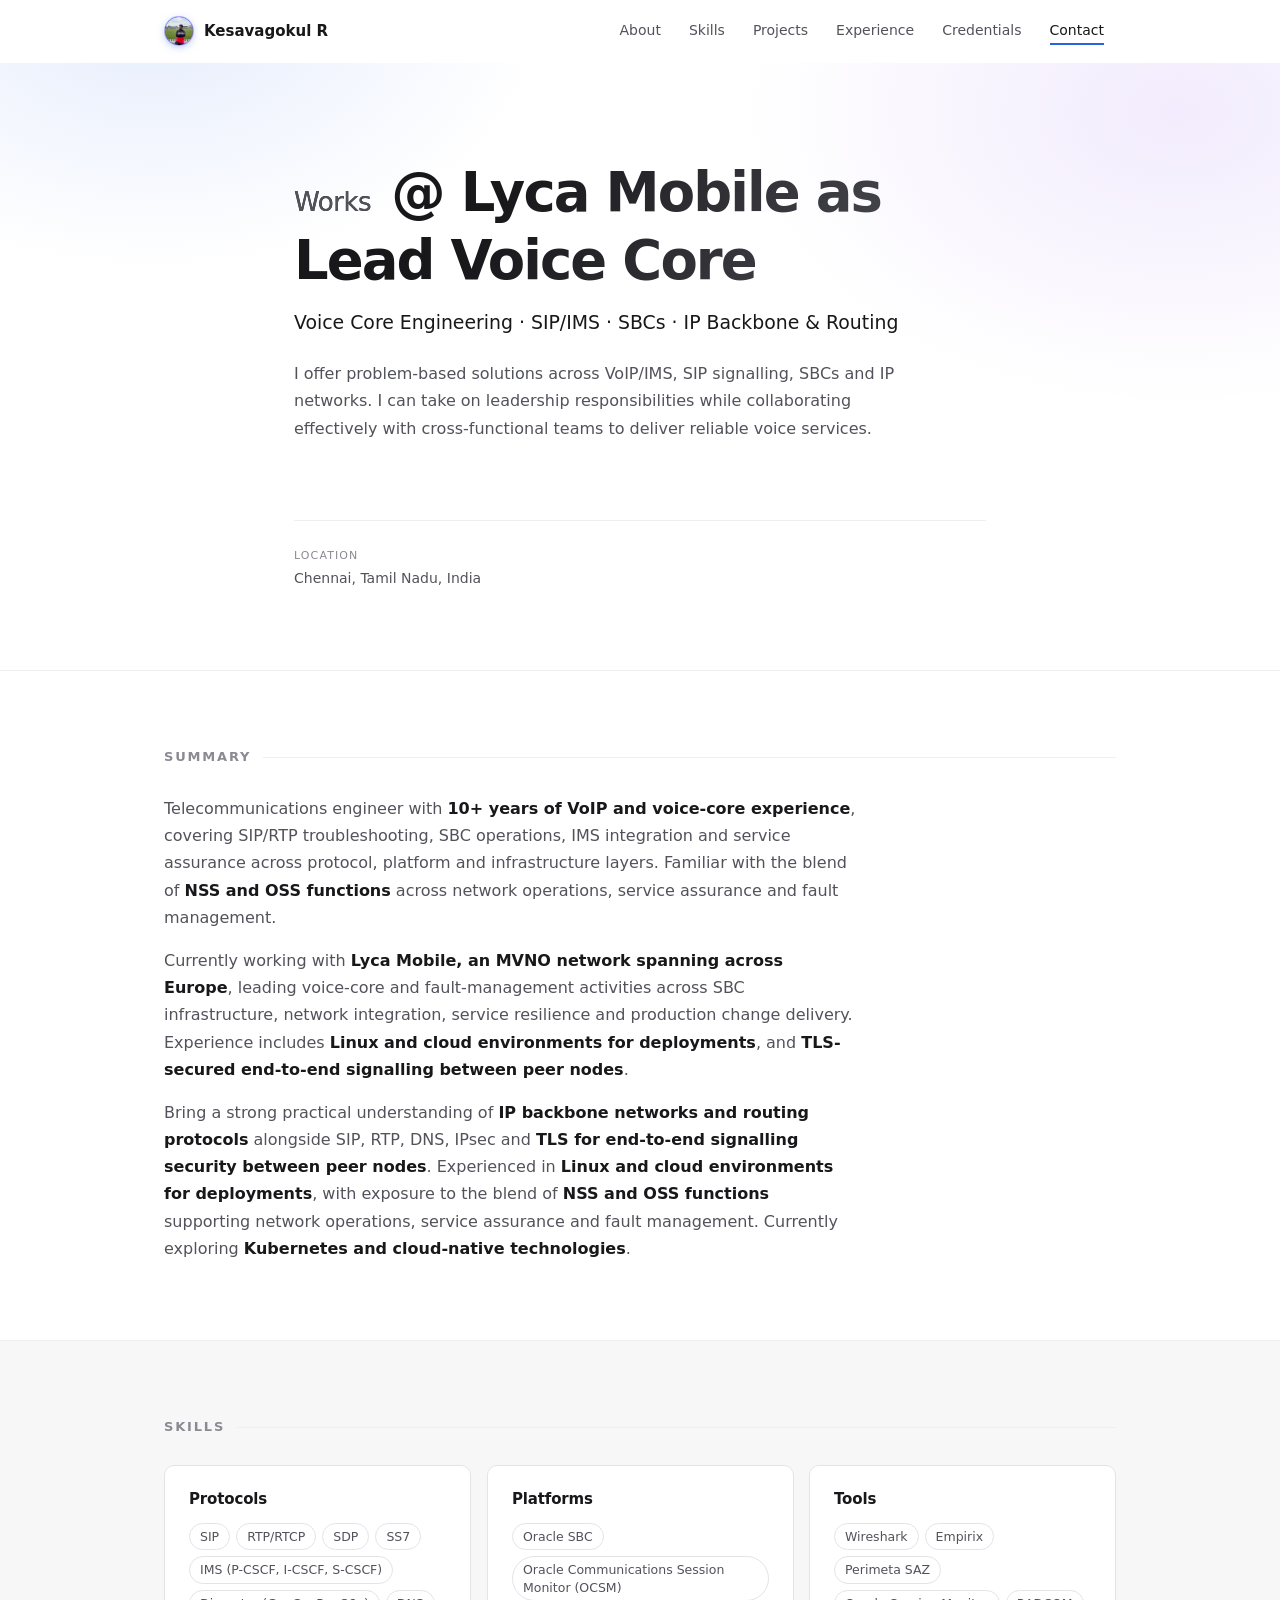
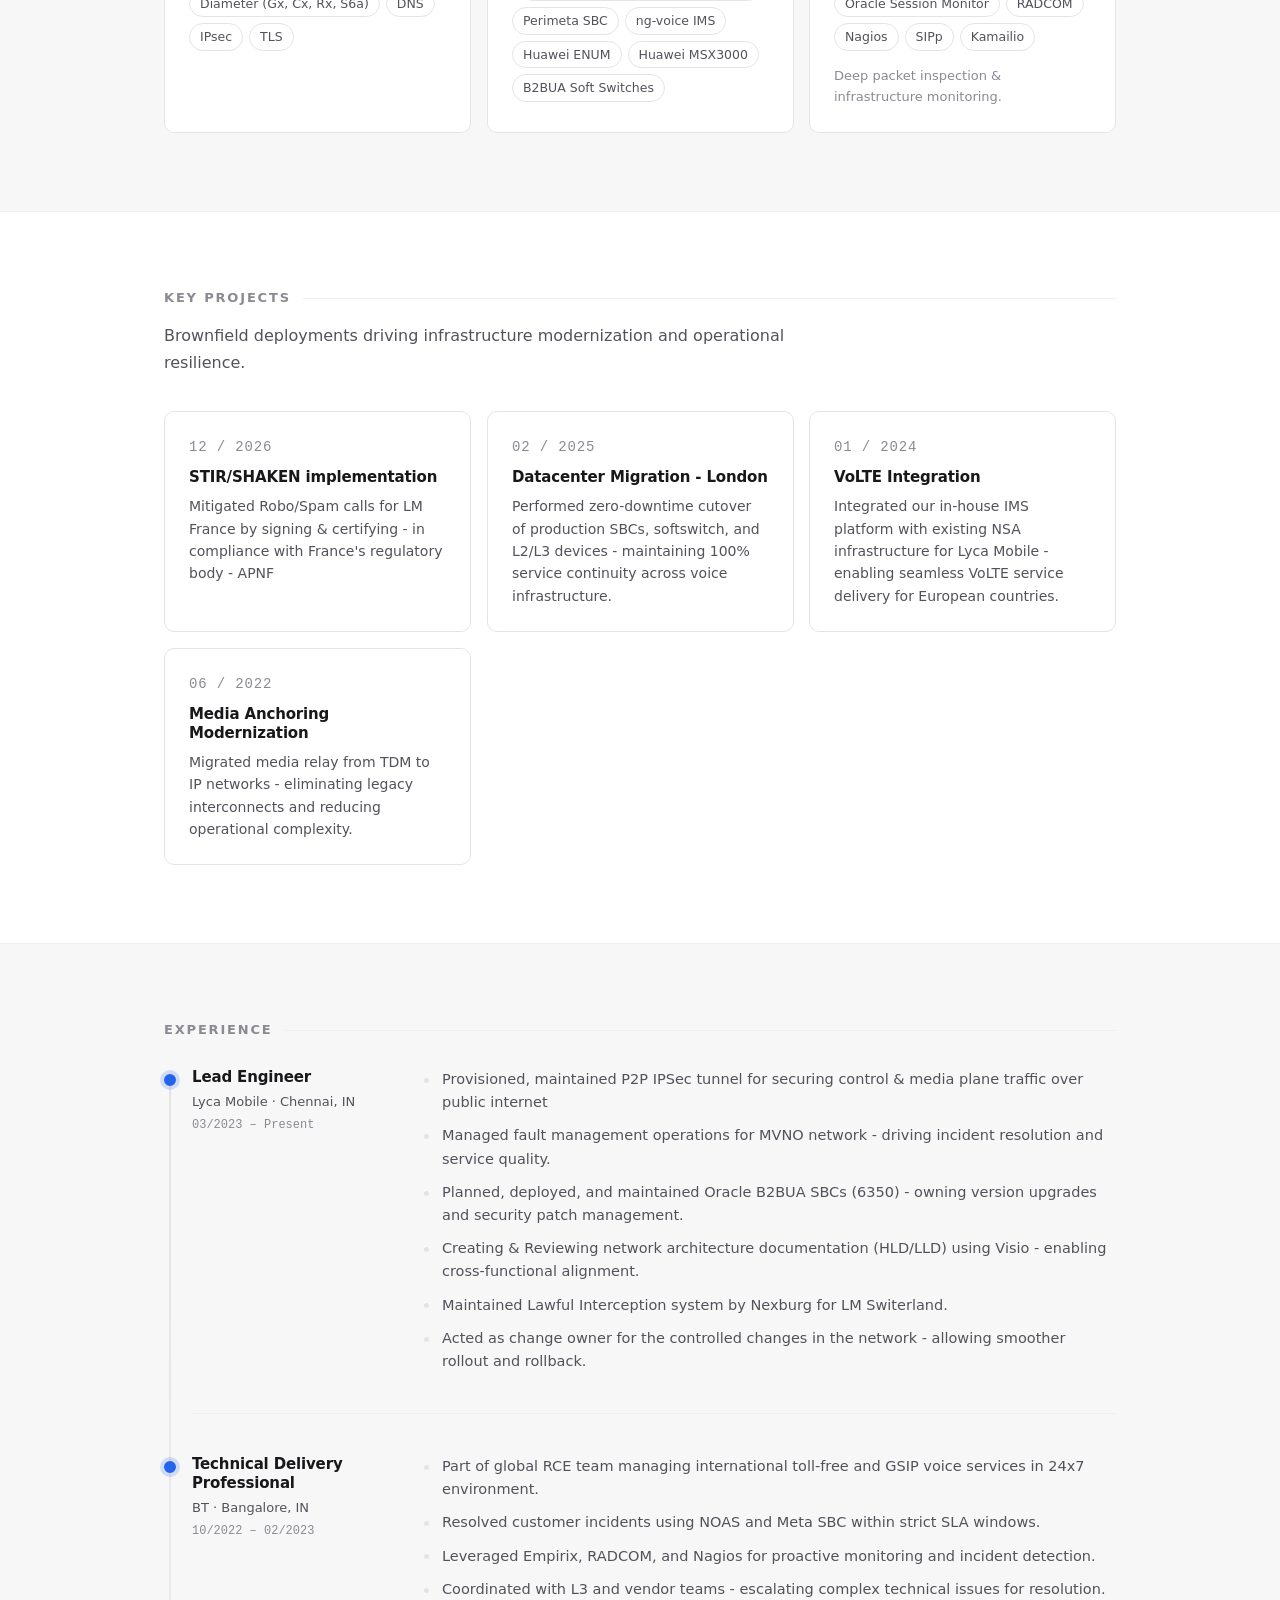
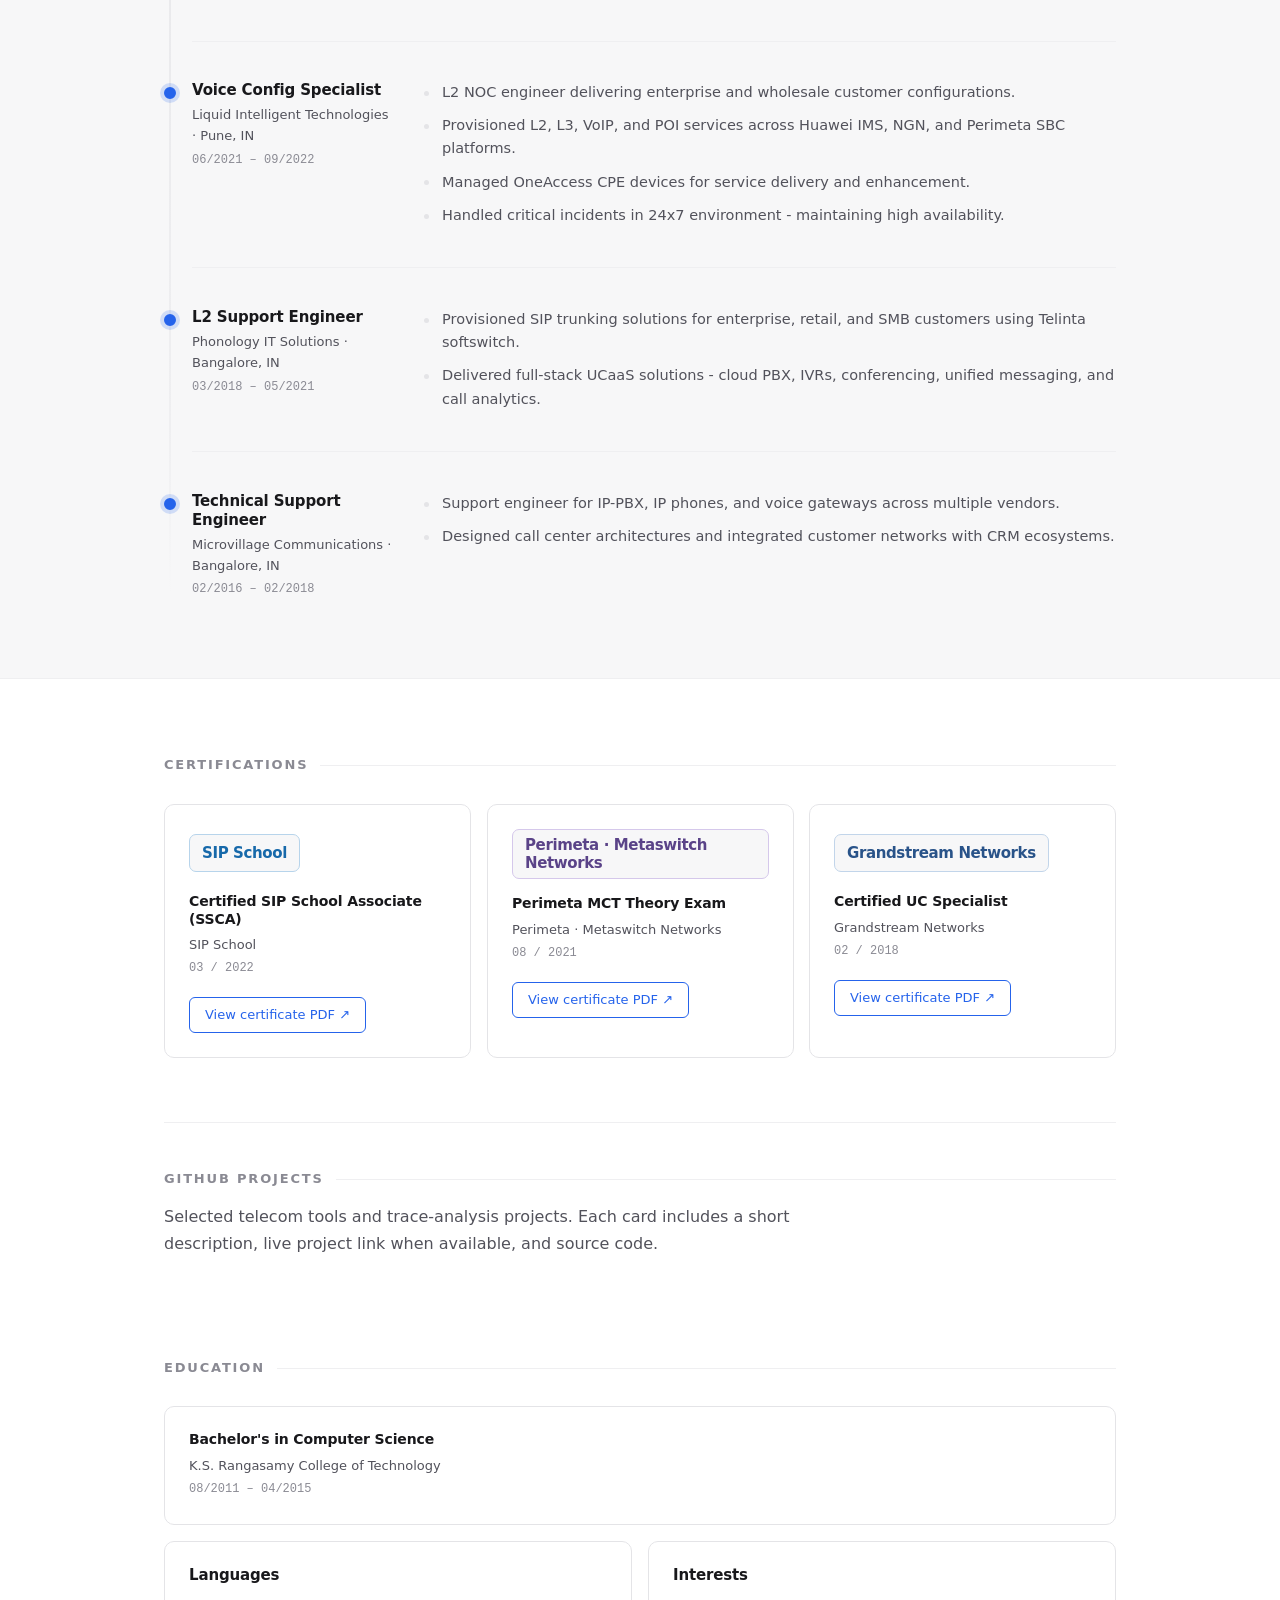
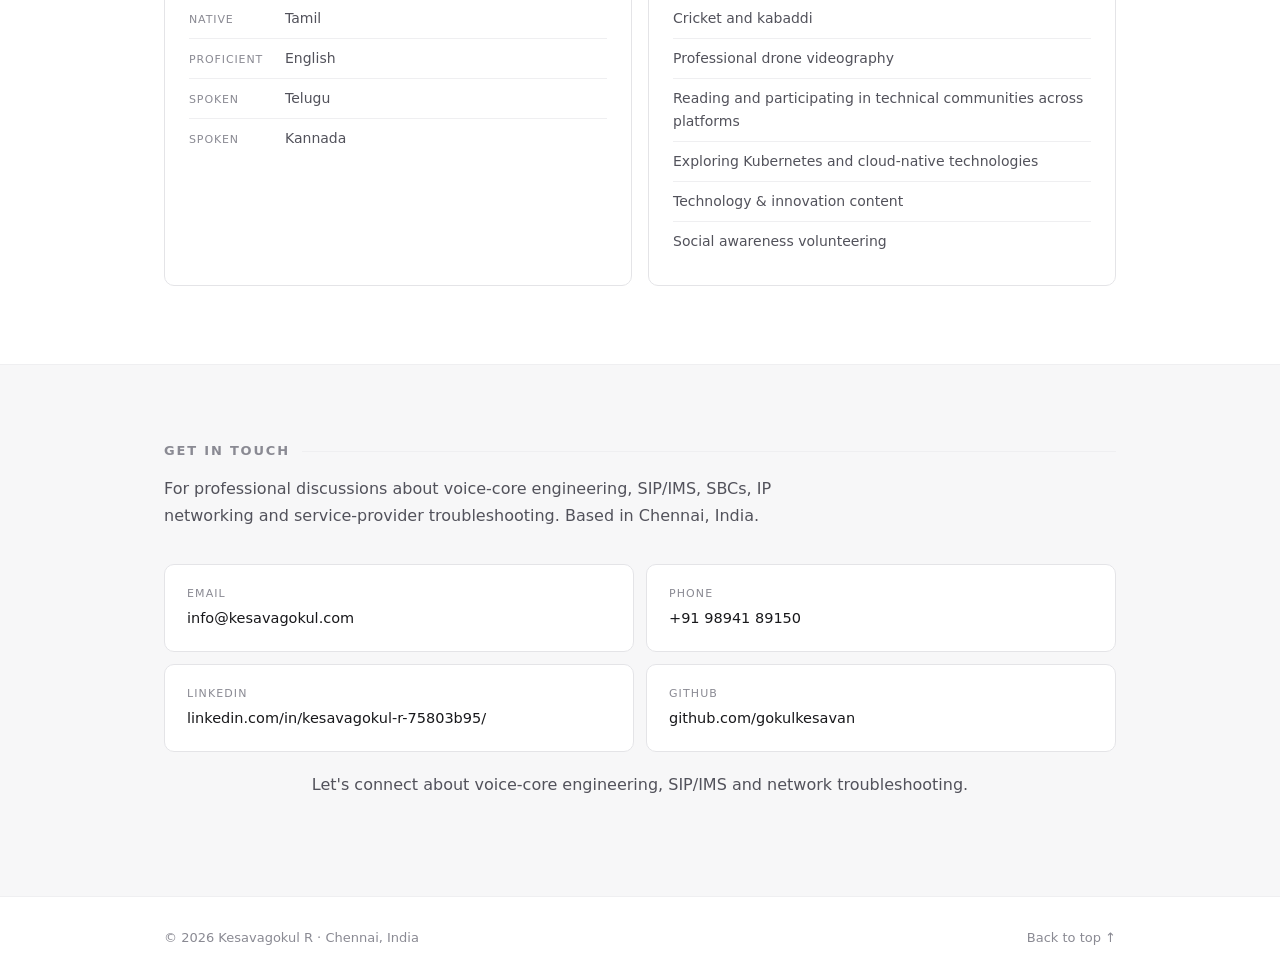
<file: index.html>
<!DOCTYPE html>
<html lang="en">
<head>
<meta charset="UTF-8">
<meta name="viewport" content="width=device-width, initial-scale=1">
<!-- Fallbacks for crawlers that don't run JS. The live values come from content.js (meta). -->
<title>Lead Voice Core - Lyca Mobile | Kesavagokul R</title>
<meta name="description" content="Lead Voice Core at Lyca Mobile, an MVNO network spanning Europe. VoIP/IMS engineer experienced in SIP, SBCs, IP backbone networks, routing protocols and multi-layer troubleshooting.">
<link rel="stylesheet" href="styles.css">
</head>
<body id="top">

<div class="scroll-bar" id="scrollBar"></div>
<div id="root"></div>
<noscript><p style="padding:40px;text-align:center">This page needs JavaScript enabled.</p></noscript>

<!-- 1) The content (edit this file, not the HTML) -->
<script src="content.js"></script>

<!-- 2) The template: turns content.js into the page. Edit only to change layout/markup. -->
<script>
(function () {
  'use strict';
  var S = window.SITE;
  var root = document.getElementById('root');
  if (!S) { root.innerHTML = '<p style="padding:40px;text-align:center">content.js failed to load.</p>'; return; }

  function esc(s) {
    return String(s == null ? '' : s).replace(/&/g, '&amp;').replace(/</g, '&lt;')
      .replace(/>/g, '&gt;').replace(/"/g, '&quot;');
  }
  function rich(s) { return esc(s).replace(/\*\*(.+?)\*\*/g, '<strong>$1</strong>'); }
  function list(a) { return Array.isArray(a) ? a : []; }
  function each(a, fn) { return list(a).map(fn).join(''); }
  function dly(i, n) { return 'reveal-delay-' + ((i % n) + 1); }
  function bare(u) { return String(u).replace(/^https?:\/\/(www\.)?/i, ''); }
  function tel(p) { return 'tel:' + String(p).replace(/[^\d+]/g, ''); }
  function initials(n) {
    return String(n || '').split(/\s+/).filter(Boolean).slice(0, 2)
      .map(function (w) { return w.charAt(0).toUpperCase(); }).join('');
  }
  function href(h, newTab) {
    var t = newTab === undefined ? /^https?:\/\//i.test(h) : newTab;
    return ' href="' + esc(h) + '"' + (t ? ' target="_blank" rel="noopener"' : '');
  }

  var P = S.person || {};
  var H = S.hero || {};
  var PR = S.projects || {};
  var C = S.contact || {};
  var DD = S.dropdown || {};

  function renderGithubDropdown(items) {
    if (!items || !items.length) return '';
    return '<div class="nav-item" id="githubDropdown">' +
      '<span class="dropdown-toggle">' + esc(DD.label || 'GitHub') + '</span>' +
      '<div class="dropdown-menu" id="githubMenu">' +
      each(items, function (repo) {
        var name = repo && repo.name ? repo.name : 'Repository';
        var url = repo && repo.project_url ? repo.project_url : (repo && repo.html_url ? repo.html_url : '#');
        var desc = repo && repo.description ? repo.description : '';
        return '<a href="' + esc(url) + '" target="_blank" rel="noopener" title="' + esc(desc) + '">' + esc(name) + '</a>';
      }) +
      '</div></div>';
  }

  function renderStaticDropdown(items) {
    if (!items || !items.length) return '';
    return '<div class="nav-item" id="githubDropdown"><span class="dropdown-toggle">' + esc(DD.label || 'Projects') + '</span>' +
      '<div class="dropdown-menu" id="githubMenu">' + each(items, function (p) {
        return '<a href="' + esc(p.url) + '" target="_blank" rel="noopener" title="' + esc(p.desc || '') + '">' + esc(p.name) + '</a>';
      }) + '</div></div>';
  }

  function loadGitHubRepos() {
    if (DD.source !== 'github' || !DD.username) return Promise.resolve([]);
    var base = 'https://api.github.com/users/' + encodeURIComponent(DD.username) + '/repos?sort=updated&per_page=100';
    function fetchPage(page, accumulated) {
      return fetch(base + '&page=' + page, {
        headers: { 'Accept': 'application/vnd.github+json' }
      }).then(function (response) {
        if (!response.ok) throw new Error('GitHub API request failed');
        return response.json();
      }).then(function (repos) {
        var all = accumulated.concat(repos || []);
        if (repos && repos.length === 100) return fetchPage(page + 1, all);
        return all;
      });
    }
    return fetchPage(1, [])
      .then(function (repos) {
        return (repos || []).sort(function (a, b) {
          return new Date(b.updated_at) - new Date(a.updated_at);
        }).map(function (repo) {
          return {
            name: repo.name,
            html_url: repo.html_url,
            homepage: repo.homepage || '',
            has_pages: !!repo.has_pages,
            project_url: repo.name === 'gokulkesavan.github.io' ? 'https://kesavagokul.com/' :
              (repo.homepage && /^https?:\/\//i.test(repo.homepage) ? repo.homepage :
                (repo.has_pages ? 'https://kesavagokul.com/go/?repo=' + encodeURIComponent(repo.name) : repo.html_url)),
            description: repo.description || ''
          };
        });
      })
      .catch(function () {
        return [];
      });
  }

  function describeGitHubProject(repo) {
    var descriptions = {
      pcap2sipp: 'Converts SIP PCAP/PCAPNG captures into a runnable SIPp UAC scenario directly in the browser. Turns a captured call flow into a repeatable SIP test without uploading the trace.',
      amr_player: 'Analyzes AMR and AMR-WB RTP streams and reconstructs audio for browser playback. Helps inspect codec modes, alignment and media behavior during VoIP trace troubleshooting.',
      evs_player: 'Analyzes EVS RTP streams in PCAP/PCAPNG, reconstructs codec frames and decodes them to WAV using WebAssembly. Supports stream playback and mixing decoded streams into a conversation.',
      txt2pcap_ss7: 'Converts Huawei UGC/MSOFTX text hexdumps into Wireshark-readable PCAP files. Reconstructs packet data for SIP and SS7 signalling analysis.',
      trace_compare: 'Compares SIP traces using header- and parameter-aware differences instead of raw line matching. Highlights meaningful SIP/SDP changes while ignoring generated identifiers and formatting noise.',
      sizing_bw: 'Calculates VoIP bandwidth from codec, packetization, transport and network-overhead assumptions. Helps compare per-direction capacity requirements across network and security options.'
    };
    if (descriptions[repo.name]) return descriptions[repo.name];
    if (repo.description) return repo.description.replace(/[.\\s]+$/, '') +
      '. Open the repository or its live deployment to explore the implementation and workflow.';
    return 'A telecom engineering project maintained in this GitHub account. Open the repository to review its implementation, usage and development history.';
  }

  function githubProjectsBody(items) {
    var projects = list(items).filter(function (repo) { return repo.name !== 'gokulkesavan.github.io'; });
    var target = document.getElementById('githubProjectsGrid');
    if (!target) return;
    target.innerHTML = each(projects, function (repo, i) {
      var live = repo.project_url || repo.html_url;
      var text = describeGitHubProject(repo);
      return '<article class="card project github-project reveal ' + dly(i, 3) + '">' +
        '<h3>' + esc(repo.name.replace(/[-_]/g, ' ')) + '</h3>' +
        '<p>' + esc(text) + '</p>' +
        '<div class="project-links">' +
        '<a class="btn btn-small btn-primary" href="' + esc(live) + '" target="_blank" rel="noopener">' +
          (repo.has_pages || repo.homepage ? 'Open live project' : 'Open repository') + '</a>' +
        '<a class="project-source" href="' + esc(repo.html_url) + '" target="_blank" rel="noopener">Source code ↗</a>' +
        '</div></article>';
    });
    var reduceMotion = window.matchMedia('(prefers-reduced-motion: reduce)').matches;
    if (reduceMotion || !('IntersectionObserver' in window)) {
      target.querySelectorAll('.reveal').forEach(function (el) { el.classList.add('in-view'); });
    } else {
      target.querySelectorAll('.reveal').forEach(function (el) {
        var observer = new IntersectionObserver(function (entries) {
          entries.forEach(function (entry) {
            if (entry.isIntersecting) { entry.target.classList.add('in-view'); observer.disconnect(); }
          });
        }, { threshold: 0.12 });
        observer.observe(el);
      });
    }
  }

  function aboutBody() {
    if (!list(S.summary).length) return '';
    return '<h2 class="section-title reveal">Summary</h2>' +
      '<div class="prose reveal reveal-delay-1">' +
      each(S.summary, function (p) { return '<p>' + rich(p) + '</p>'; }) + '</div>';
  }

  function skillsBody() {
    if (!list(S.skills).length) return '';
    return '<h2 class="section-title reveal">Skills</h2><div class="grid grid-3">' +
      each(S.skills, function (g, i) {
        return '<article class="card reveal ' + dly(i, 3) + '"><h3>' + esc(g.title) + '</h3>' +
          '<ul class="tags">' + each(g.items, function (x) { return '<li>' + esc(x) + '</li>'; }) + '</ul>' +
          (g.note ? '<p class="card-note">' + esc(g.note) + '</p>' : '') + '</article>';
      }) + '</div>';
  }

  function projectsBody() {
    var items = list(PR.items), os = list(PR.opensource);
    if (!items.length && !os.length) return '';
    return '<h2 class="section-title reveal">Key Projects</h2>' +
      (PR.lead ? '<p class="section-lead reveal reveal-delay-1">' + rich(PR.lead) + '</p>' : '') +
      (items.length ? '<div class="grid grid-3">' + each(items, function (p, i) {
        return '<article class="card project reveal ' + dly(i, 3) + '">' +
          (p.date ? '<p class="project-date">' + esc(p.date) + '</p>' : '') +
          '<h3>' + esc(p.title) + '</h3><p>' + rich(p.text) + '</p></article>';
      }) + '</div>' : '') +
      (os.length ? '<h3 class="subsection-title reveal">Open-Source Contributions</h3><div class="grid grid-2">' +
        each(os, function (p, i) {
          var b = p.button || {};
          return '<article class="card project project-link reveal ' + dly(i, 2) + '">' +
            '<h3>' + esc(p.title) + '</h3><p>' + rich(p.text) + '</p>' +
            (b.href ? '<p class="card-actions"><a class="btn btn-small' + (b.primary ? ' btn-primary' : '') + '"' +
              href(b.href, b.newTab) + '>' + esc(b.label || 'Open') + '</a></p>' : '') +
            '</article>';
        }) + '</div>' : '');
  }

  function experienceBody() {
    if (!list(S.experience).length) return '';
    return '<h2 class="section-title reveal">Experience</h2><ol class="timeline" id="timeline">' +
      each(S.experience, function (j) {
        return '<li class="timeline-item reveal"><div class="timeline-head">' +
          '<h3>' + esc(j.role) + '</h3><p class="company">' + esc(j.company) + '</p>' +
          '<p class="period">' + esc(j.period) + '</p></div>' +
          '<ul class="bullets">' + each(j.bullets, function (b) { return '<li>' + rich(b) + '</li>'; }) + '</ul></li>';
      }) + '</ol>';
  }

  function credentialsBody() {
    var certs = list(S.certifications), edu = list(S.education),
        langs = list(S.languages), ints = list(S.interests);
    if (!certs.length && !edu.length && !langs.length && !ints.length) return '';
    var html = '';
    if (certs.length) {
      html += '<h2 class="section-title reveal">Certifications</h2><div class="grid grid-3">' +
        each(certs, function (c, i) {
          return '<article class="card cert reveal ' + dly(i, 3) + '">' +
            '<div class="cert-brand"><span class="cert-wordmark cert-wordmark-' + (i + 1) + '">' + esc(c.issuer || c.title) + '</span></div>' +
            '<h3>' + esc(c.title) + '</h3>' +
            (c.issuer ? '<p class="company">' + esc(c.issuer) + '</p>' : '') +
            (c.date ? '<p class="period">' + esc(c.date) + '</p>' : '') +
            (c.certificateUrl ? '<p class="card-actions"><a class="btn btn-small btn-outline" href="' + esc(c.certificateUrl) + '" target="_blank" rel="noopener">View certificate PDF ↗</a></p>' : '') +
            '</article>';
        }) + '</div>';
    }
    if (certs.length) {
      html += '<div id="github-projects" class="github-projects-block">' +
        '<h2 class="section-title reveal">GitHub Projects</h2>' +
        '<p class="section-lead reveal reveal-delay-1">Selected telecom tools and trace-analysis projects. Each card includes a short description, live project link when available, and source code.</p>' +
        '<div class="grid grid-3" id="githubProjectsGrid"></div></div>';
    }
    if (edu.length) {
      html += '<h2 class="section-title' + (certs.length ? ' section-title-spaced' : '') + ' reveal">Education</h2>' +
        '<div class="grid">' + each(edu, function (e) {
          return '<div class="card edu reveal reveal-delay-1"><h3>' + esc(e.degree) + '</h3>' +
            (e.school ? '<p class="company">' + esc(e.school) + '</p>' : '') +
            (e.period ? '<p class="period">' + esc(e.period) + '</p>' : '') + '</div>';
        }) + '</div>';
    }
    if (langs.length || ints.length) {
      html += '<div class="grid grid-2 grid-spaced">' +
        (langs.length ? '<div class="card reveal reveal-delay-1"><h3>Languages</h3><ul class="plain-list">' +
          each(langs, function (l) { return '<li><span>' + esc(l.level) + '</span>' + esc(l.name) + '</li>'; }) +
          '</ul></div>' : '') +
        (ints.length ? '<div class="card reveal reveal-delay-2"><h3>Interests</h3><ul class="plain-list">' +
          each(ints, function (x) { return '<li>' + esc(x) + '</li>'; }) + '</ul></div>' : '') +
        '</div>';
    }
    return html;
  }

  function contactBody() {
    var cards = [];
    if (P.email)    cards.push(['Email', P.email, 'mailto:' + P.email]);
    if (P.phone)    cards.push(['Phone', P.phone, tel(P.phone)]);
    if (P.linkedin) cards.push(['LinkedIn', bare(P.linkedin), P.linkedin]);
    if (P.github)   cards.push(['GitHub', bare(P.github), P.github]);
    list(C.extra).forEach(function (x) { cards.push([x.label, x.value, x.href]); });
    return '<h2 class="section-title reveal">Get in touch</h2>' +
      (C.lead ? '<p class="section-lead reveal reveal-delay-1">' + rich(C.lead) + '</p>' : '') +
      '<div class="contact-grid">' + each(cards, function (c, i) {
        return '<a class="contact-card reveal ' + dly(i, 4) + '"' + href(c[2]) + '>' +
          '<span class="contact-label">' + esc(c[0]) + '</span><span class="contact-value">' + esc(c[1]) + '</span></a>';
      }) + '</div>' +
      (C.cta ? '<div class="cta-section reveal reveal-delay-1"><p>' + esc(C.cta) + '</p></div>' : '');
  }

  var sections = [
    { id: 'about', nav: 'About', body: aboutBody() },
    { id: 'skills', nav: 'Skills', body: skillsBody() },
    { id: 'projects', nav: 'Projects', body: projectsBody() },
    { id: 'experience', nav: 'Experience', body: experienceBody() },
    { id: 'credentials', nav: 'Credentials', body: credentialsBody() },
    { id: 'contact', nav: 'Contact', body: contactBody() }
  ].filter(function (s) { return s.body; });

  function header(githubItems) {
    var mark = P.photo ? '<img src="' + esc(P.photo) + '" alt="' + esc(P.name) + '">' : esc(initials(P.name));
    var links = sections.filter(function (s) { return s.id !== 'contact'; })
      .map(function (s) { return '<a href="#' + s.id + '">' + s.nav + '</a>'; }).join('') +
      (githubItems && githubItems.length ? '<a href="#github-projects">GitHub</a>' : '');

    var dd = DD.source === 'github'
      ? renderGithubDropdown(githubItems)
      : renderStaticDropdown(list(DD.items));

    var hasContact = sections.some(function (s) { return s.id === 'contact'; });
    return '<header class="site-header" id="siteHeader"><div class="wrap header-inner">' +
      '<a class="brand" href="#top"><span class="brand-mark">' + mark + '</span><span>' + esc(P.name) + '</span></a>' +
      '<nav class="nav" id="nav">' + links + dd + (hasContact ? '<a href="#contact">Contact</a>' : '') + '</nav></div></header>';
  }

  function hero() {
    var actions = '';
    var meta = '';
    if (P.locationFull) meta += '<li><span>Location</span>' + esc(P.locationFull) + '</li>';
    return '<section class="hero"><div class="wrap hero-inner">' +
      (H.eyebrow ? '<p class="eyebrow"><span class="dot"></span>' + esc(H.eyebrow) + '</p>' : '') +
      '<h1>' + (H.title && H.title.indexOf('Works @ ') === 0 ? '<span class="hero-title-prefix">Works</span>' + esc(H.title.slice(5)) : esc(H.title || P.name)) + '</h1>' +
      (H.tagline ? '<p class="tagline">' + rich(H.tagline) + '</p>' : '') +
      (H.summary ? '<p class="hero-summary">' + rich(H.summary) + '</p>' : '') +
      '<div class="hero-actions">' + actions + '</div>' +
      '<ul class="hero-meta">' + meta + '</ul></div></section>';
  }

  function footer() {
    return '<footer class="site-footer"><div class="wrap footer-inner">' +
      '<p>© <span id="year">' + new Date().getFullYear() + '</span> ' + esc(P.name) +
      (P.location ? ' · ' + esc(P.location) : '') + '</p>' +
      '<p><a href="#top">Back to top ↑</a></p></div></footer>';
  }

  loadGitHubRepos().then(function (githubItems) {
    root.innerHTML = header(githubItems) + '<main>' + hero() +
      sections.map(function (s, i) {
        return '<section id="' + s.id + '" class="section' + (i % 2 ? ' section-alt' : '') + '">' +
          '<div class="wrap">' + s.body + '</div></section>';
      }).join('') + '</main>' + footer();

    githubProjectsBody(githubItems);

    if (S.meta && S.meta.title) document.title = S.meta.title;
    if (S.meta && S.meta.description) {
      var md = document.querySelector('meta[name="description"]');
      if (md) md.setAttribute('content', S.meta.description);
    }

    var reduce = window.matchMedia('(prefers-reduced-motion: reduce)').matches;
    var bar = document.getElementById('scrollBar');
    var headerEl = document.getElementById('siteHeader');
    var ticking = false;

    function onScroll() {
      if (ticking) return;
      ticking = true;
      requestAnimationFrame(function () {
        var h = document.documentElement;
        var max = h.scrollHeight - h.clientHeight;
        var top = h.scrollTop || document.body.scrollTop;
        if (bar) bar.style.width = ((max > 0 ? top / max : 0) * 100) + '%';
        if (headerEl) headerEl.classList.toggle('scrolled', top > 8);
        ticking = false;
      });
    }

    window.addEventListener('scroll', onScroll, { passive: true });
    onScroll();

    var revealEls = document.querySelectorAll('.reveal');
    var timeline = document.getElementById('timeline');
    if (reduce || !('IntersectionObserver' in window)) {
      revealEls.forEach(function (el) { el.classList.add('in-view'); });
      if (timeline) timeline.classList.add('in-view');
    } else {
      var revealObs = new IntersectionObserver(function (entries) {
        entries.forEach(function (entry) {
          if (entry.isIntersecting) { entry.target.classList.add('in-view'); revealObs.unobserve(entry.target); }
        });
      }, { threshold: 0.12, rootMargin: '0px 0px -40px 0px' });
      revealEls.forEach(function (el) { revealObs.observe(el); });

      if (timeline) {
        var tlObs = new IntersectionObserver(function (entries) {
          entries.forEach(function (e) {
            if (e.isIntersecting) { timeline.classList.add('in-view'); tlObs.disconnect(); }
          });
        }, { threshold: 0.05 });
        tlObs.observe(timeline);
      }
    }

    var navLinks = Array.prototype.slice.call(document.querySelectorAll('#nav a'))
      .filter(function (a) { return (a.getAttribute('href') || '').charAt(0) === '#'; });
    var navSections = navLinks.map(function (a) { return document.querySelector(a.getAttribute('href')); }).filter(Boolean);
    if ('IntersectionObserver' in window && navSections.length) {
      var navObs = new IntersectionObserver(function (entries) {
        entries.forEach(function (entry) {
          if (!entry.isIntersecting) return;
          var id = '#' + entry.target.id;
          navLinks.forEach(function (a) { a.classList.toggle('active', a.getAttribute('href') === id); });
        });
      }, { rootMargin: '-45% 0px -50% 0px', threshold: 0 });
      navSections.forEach(function (s) { navObs.observe(s); });
    }

    var dd = document.getElementById('githubDropdown');
    if (dd) {
      var toggle = dd.querySelector('.dropdown-toggle');
      if (toggle) {
        toggle.addEventListener('click', function (e) { e.preventDefault(); e.stopPropagation(); dd.classList.toggle('active'); });
      }
      document.addEventListener('click', function (e) { if (!dd.contains(e.target)) dd.classList.remove('active'); });
      var githubMenu = document.getElementById('githubMenu');
      if (githubMenu) {
        githubMenu.addEventListener('click', function () { dd.classList.remove('active'); });
      }
    }
  });
})();
</script>
</body>
</html>
</file>
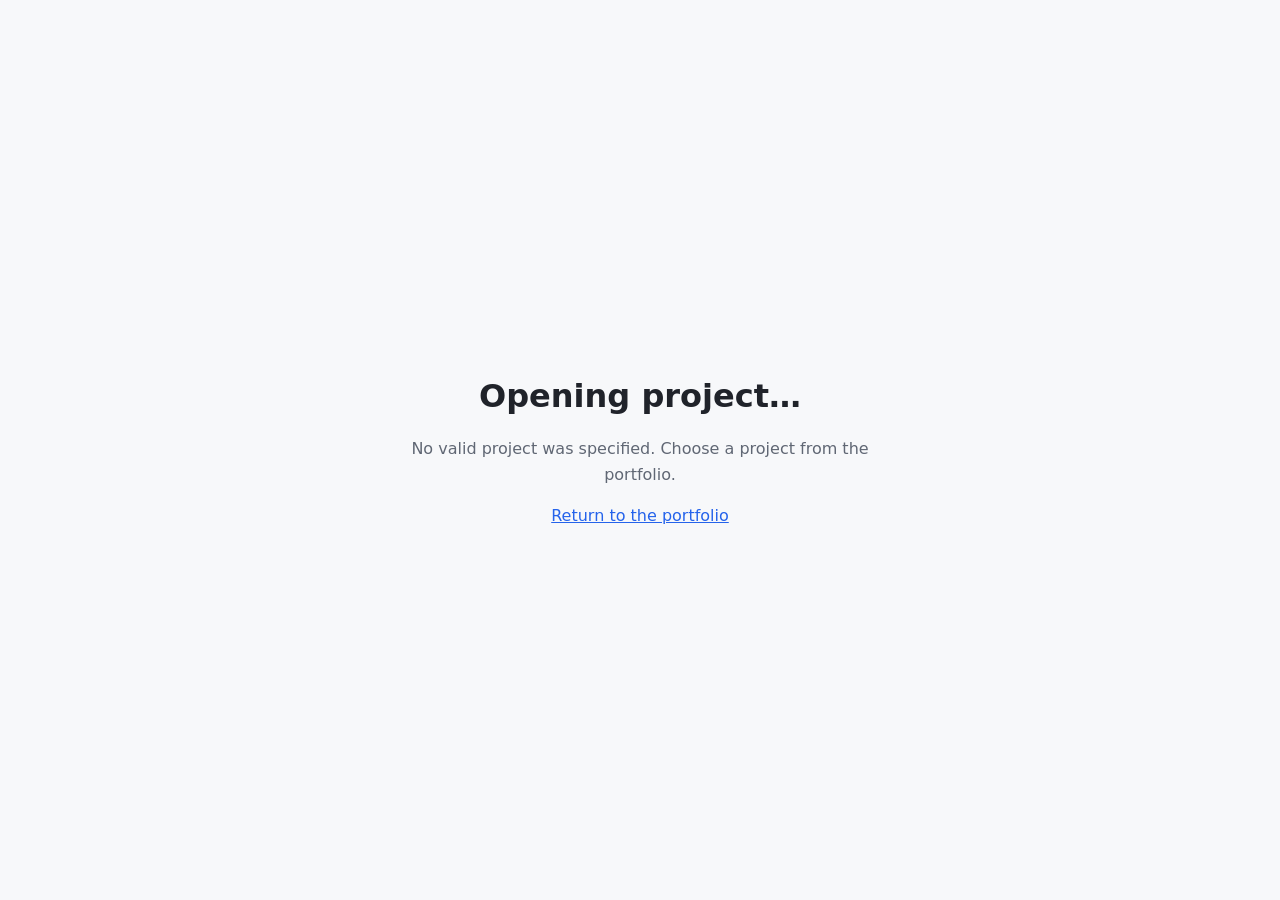
<file: go/index.html>
<!doctype html>
<html lang="en">
<head>
<meta charset="utf-8">
<meta name="viewport" content="width=device-width,initial-scale=1">
<meta name="robots" content="noindex">
<title>Opening GitHub project…</title>
<style>
:root{color-scheme:light dark;font-family:system-ui,-apple-system,"Segoe UI",sans-serif}
body{margin:0;min-height:100vh;display:grid;place-items:center;background:#f7f8fa;color:#20232a}
main{max-width:520px;padding:32px;text-align:center}
p{color:#606774;line-height:1.6}
a{color:#2563eb}
@media(prefers-color-scheme:dark){body{background:#111318;color:#f4f4f5}p{color:#a1a1aa}a{color:#93b4ff}}
</style>
</head>
<body>
<main>
<h1>Opening project…</h1>
<p id="status">Redirecting to the project’s GitHub Pages site.</p>
<p><a id="fallback" href="https://github.com/Gokulkesavan">Browse projects on GitHub</a></p>
</main>
<script>
(function(){
  var params = new URLSearchParams(window.location.search);
  var repo = params.get('repo') || '';
  if (!/^[A-Za-z0-9._-]+$/.test(repo) || repo === 'gokulkesavan.github.io') {
    document.getElementById('status').textContent = 'No valid project was specified. Choose a project from the portfolio.';
    document.getElementById('fallback').href = 'https://kesavagokul.com/#github-projects';
    document.getElementById('fallback').textContent = 'Return to the portfolio';
    return;
  }
  var destination = 'https://gokulkesavan.github.io/' + encodeURIComponent(repo) + '/';
  document.getElementById('fallback').href = destination;
  document.getElementById('fallback').textContent = 'If you are not redirected, open the project directly';
  window.location.replace(destination);
})();
</script>
</body>
</html>
</file>
<file: styles.css>
/* =========================================================
   Kesavagokul R — portfolio stylesheet
   Layout/design only. Content lives in content.js.
   ========================================================= */
:root{
  --bg:#fff;--bg-alt:#f7f7f8;--surface:#fff;--border:#e4e4e7;--border-soft:#efeff1;
  --text:#18181b;--text-mid:#52525b;--text-dim:#8a8a93;
  --accent:#2563eb;--accent-2:#7c3aed;
  --radius:10px;--radius-sm:6px;--wrap:1000px;
  --font:ui-sans-serif,system-ui,-apple-system,"Segoe UI",Roboto,"Helvetica Neue",Arial,sans-serif;
  --mono:ui-monospace,SFMono-Regular,Menlo,Consolas,monospace;
  --ease:cubic-bezier(.22,.61,.36,1);
}
@media (prefers-color-scheme:dark){
  :root{--bg:#0d0d10;--bg-alt:#141419;--surface:#141419;--border:#26262e;--border-soft:#1f1f26;
    --text:#f4f4f6;--text-mid:#b4b4bd;--text-dim:#82828d;--accent:#6c9bff;--accent-2:#a78bfa;}
}
*,*::before,*::after{box-sizing:border-box}
html{scroll-behavior:smooth;-webkit-text-size-adjust:100%}
body{margin:0;background:var(--bg);color:var(--text);font-family:var(--font);
  font-size:16px;line-height:1.65;-webkit-font-smoothing:antialiased;overflow-x:hidden}
img{max-width:100%;display:block}
a{color:var(--accent);text-decoration:none}
a:hover{text-decoration:none}
h1,h2,h3,h4{line-height:1.25;margin:0 0 .5em;font-weight:600;letter-spacing:-.01em}
p{margin:0 0 1em}p:last-child{margin-bottom:0}
ul,ol{margin:0;padding:0;list-style:none}
code{font-family:var(--mono);font-size:.875em;background:var(--bg-alt);
  border:1px solid var(--border-soft);border-radius:4px;padding:.1em .35em}
.wrap{width:100%;max-width:var(--wrap);margin:0 auto;padding:0 24px}

/* ---------- Scroll progress bar ---------- */
.scroll-bar{position:fixed;top:0;left:0;height:2px;width:0;
  background:linear-gradient(90deg,var(--accent),var(--accent-2));
  z-index:100;transition:width .08s linear}

/* ---------- Header ---------- */
.site-header{position:sticky;top:0;z-index:50;
  background:rgba(255,255,255,.75);backdrop-filter:saturate(180%) blur(12px);
  border-bottom:1px solid transparent;transition:border-color .3s var(--ease),background .3s var(--ease)}
.site-header.scrolled{border-bottom-color:var(--border-soft);
  background:rgba(255,255,255,.9)}
@media (prefers-color-scheme:dark){
  .site-header{background:rgba(13,13,16,.72)}
  .site-header.scrolled{background:rgba(13,13,16,.9)}
}
.header-inner{display:flex;align-items:center;justify-content:space-between;
  gap:16px;min-height:62px;flex-wrap:wrap}
.brand{display:inline-flex;align-items:center;gap:10px;color:var(--text);
  font-weight:600;font-size:15px}
.brand-mark{display:grid;place-items:center;width:30px;height:30px;border-radius:50%;
  background:linear-gradient(135deg,var(--accent),var(--accent-2));
  color:#fff;font-size:11px;font-weight:700;
  box-shadow:0 2px 10px -3px color-mix(in srgb,var(--accent) 60%,transparent);
  transition:transform .4s var(--ease),box-shadow .4s var(--ease);
  overflow:hidden;border:1px solid rgba(255,255,255,.5)}
.brand-mark img{width:100%;height:100%;object-fit:cover;display:block;border-radius:50%}
.brand:hover .brand-mark{transform:rotate(-8deg) scale(1.08);
  box-shadow:0 4px 16px -3px color-mix(in srgb,var(--accent) 70%,transparent)}
.nav{display:flex;flex-wrap:wrap;gap:2px 4px;font-size:14px}
.nav a{position:relative;color:var(--text-mid);padding:6px 12px;border-radius:6px;
  transition:color .2s var(--ease),background .2s var(--ease)}
.nav a::after{content:"";position:absolute;left:12px;right:12px;bottom:4px;height:1.5px;
  background:var(--accent);transform:scaleX(0);transform-origin:left;
  transition:transform .3s var(--ease)}
.nav a:hover{color:var(--text)}
.nav a:hover::after{transform:scaleX(1)}
.nav a.active{color:var(--text)}
.nav a.active::after{transform:scaleX(1)}

/* ---------- Dropdown menu ---------- */
.nav-item{position:relative;display:flex;align-items:center}
.dropdown-toggle{display:flex;align-items:center;gap:4px;cursor:pointer;color:var(--text-mid);padding:6px 12px;border-radius:6px;transition:color .2s var(--ease),background .2s var(--ease)}
.dropdown-toggle:hover{color:var(--text)}
.dropdown-toggle::before{content:"";display:inline-block;width:6px;height:6px;
  border-right:1.5px solid currentColor;border-bottom:1.5px solid currentColor;
  transform:rotate(-45deg);transform-origin:center;
  transition:transform .2s var(--ease)}
.nav-item.active .dropdown-toggle{color:var(--text)}
.nav-item.active .dropdown-toggle::before{transform:rotate(45deg)}
.dropdown-menu{position:absolute;top:calc(100% + 8px);left:0;min-width:220px;
  background:var(--surface);border:1px solid var(--border);border-radius:var(--radius-sm);
  box-shadow:0 12px 32px -8px rgba(0,0,0,.15);opacity:0;visibility:hidden;
  transform:translateY(-8px);transition:opacity .2s var(--ease),transform .2s var(--ease),
            visibility .2s var(--ease);pointer-events:none;z-index:1000}
.nav-item.active .dropdown-menu{opacity:1;visibility:visible;transform:translateY(0);pointer-events:auto}
.dropdown-menu a{display:block;padding:10px 16px;color:var(--text-mid);
  border-radius:0;border-bottom:1px solid var(--border-soft);
  transition:background .2s var(--ease),color .2s var(--ease)}
.dropdown-menu a::after{display:none}
.dropdown-menu a:first-child{border-radius:var(--radius-sm) var(--radius-sm) 0 0}
.dropdown-menu a:last-child{border-bottom:none;border-radius:0 0 var(--radius-sm) var(--radius-sm)}
.dropdown-menu a:hover{background:var(--bg-alt);color:var(--accent)}

/* ---------- Hero ---------- */
.hero{position:relative;padding:96px 0 80px;overflow:hidden}
.hero::before{content:"";position:absolute;inset:0;
  background:
    radial-gradient(560px 380px at 12% -10%,color-mix(in srgb,var(--accent) 12%,transparent),transparent 70%),
    radial-gradient(620px 420px at 92% 8%,color-mix(in srgb,var(--accent-2) 10%,transparent),transparent 70%);
  animation:heroFloat 14s ease-in-out infinite alternate;
  pointer-events:none;z-index:0}
@keyframes heroFloat{
  0%{transform:translate3d(0,0,0) scale(1)}
  100%{transform:translate3d(-18px,-14px,0) scale(1.04)}
}
.hero-inner{position:relative;z-index:1;max-width:740px}
.eyebrow{display:inline-flex;align-items:center;gap:8px;font-size:13px;
  color:var(--text-dim);margin:0 0 16px;
  padding:5px 12px;border:1px solid var(--border);border-radius:999px;
  background:var(--surface)}
.eyebrow .dot{width:6px;height:6px;border-radius:50%;background:#22c55e;
  box-shadow:0 0 0 0 rgba(34,197,94,.6);animation:pulse 2s infinite}
@keyframes pulse{
  0%{box-shadow:0 0 0 0 rgba(34,197,94,.55)}
  70%{box-shadow:0 0 0 8px rgba(34,197,94,0)}
  100%{box-shadow:0 0 0 0 rgba(34,197,94,0)}
}
.hero h1{font-size:clamp(2.2rem,6.4vw,3.4rem);margin:0 0 12px;letter-spacing:-.035em;
  background:linear-gradient(120deg,var(--text) 30%,var(--text-mid) 100%);
  -webkit-background-clip:text;background-clip:text;-webkit-text-fill-color:transparent}
.tagline{font-size:clamp(1rem,2.2vw,1.18rem);color:var(--text);margin:0 0 22px;font-weight:500}
.hero-summary{color:var(--text-mid);max-width:60ch;margin:0 0 34px;line-height:1.7}
.hero-actions{display:flex;flex-wrap:wrap;gap:10px;margin-bottom:44px}
.hero-meta{display:flex;flex-wrap:wrap;gap:12px 36px;padding-top:26px;
  border-top:1px solid var(--border-soft);font-size:14px;color:var(--text-mid)}
.hero-meta li{display:flex;flex-direction:column;gap:2px}
.hero-meta span{font-size:11px;text-transform:uppercase;letter-spacing:.1em;color:var(--text-dim)}
.hero-meta a{color:var(--text-mid);transition:color .2s var(--ease)}
.hero-meta a:hover{color:var(--accent)}

/* ---------- Buttons ---------- */
.btn{position:relative;display:inline-flex;align-items:center;justify-content:center;
  gap:8px;padding:10px 20px;border:1px solid var(--border);border-radius:var(--radius-sm);
  background:var(--surface);color:var(--text);font-size:14px;font-weight:500;
  line-height:1.4;cursor:pointer;overflow:hidden;
  transition:transform .18s var(--ease),border-color .2s var(--ease),
             background .2s var(--ease),color .2s var(--ease),
             box-shadow .2s var(--ease)}
.btn:hover{transform:translateY(-2px);border-color:var(--text-dim);
  box-shadow:0 8px 20px -12px rgba(0,0,0,.4)}
.btn:active{transform:translateY(0)}
.btn-primary{background:linear-gradient(135deg,var(--accent),var(--accent-2));
  border-color:transparent;color:#fff;
  box-shadow:0 6px 18px -8px color-mix(in srgb,var(--accent) 70%,transparent)}
.btn-primary:hover{border-color:transparent;color:#fff;
  box-shadow:0 12px 26px -10px color-mix(in srgb,var(--accent) 80%,transparent)}
.btn-small{padding:8px 15px;font-size:13px}
.btn-outline{border:1px solid var(--accent);color:var(--accent)}
.btn-outline:hover{background:color-mix(in srgb,var(--accent) 10%,var(--bg))}

/* ---------- Sections ---------- */
.section{padding:78px 0;border-top:1px solid var(--border-soft)}
.section-alt{background:var(--bg-alt)}
.section-title{font-size:13px;font-weight:600;text-transform:uppercase;
  letter-spacing:.14em;color:var(--text-dim);margin:0 0 30px;
  display:flex;align-items:center;gap:12px}
.section-title::after{content:"";flex:1;height:1px;background:var(--border-soft)}
.section-title-spaced{margin-top:68px}
.section-lead{color:var(--text-mid);max-width:62ch;margin:-14px 0 34px;line-height:1.7}
.subsection-title{font-size:15px;font-weight:600;margin:60px 0 22px}

/* ---------- Grid ---------- */
.grid{display:grid;gap:16px}
.grid-2{grid-template-columns:repeat(2,minmax(0,1fr))}
.grid-3{grid-template-columns:repeat(3,minmax(0,1fr))}
.grid-spaced{margin-top:16px}

/* ---------- Cards ---------- */
.card{position:relative;background:var(--surface);border:1px solid var(--border);
  border-radius:var(--radius);padding:24px;
  transition:transform .28s var(--ease),border-color .28s var(--ease),
             box-shadow .28s var(--ease)}
.card::before{content:"";position:absolute;inset:0;border-radius:inherit;pointer-events:none;
  background:linear-gradient(135deg,color-mix(in srgb,var(--accent) 6%,transparent),
    transparent 55%);opacity:0;transition:opacity .3s var(--ease)}
.card:hover{transform:translateY(-4px);border-color:color-mix(in srgb,var(--accent) 40%,var(--border));
  box-shadow:0 18px 34px -22px rgba(0,0,0,.45)}
.card:hover::before{opacity:1}
.card h3{font-size:15px;margin:0 0 14px}
.card-note{font-size:13px;color:var(--text-dim);margin:14px 0 0}
.card-actions{margin:18px 0 0}

/* Project cards */
.project h3{margin-bottom:8px}
.project p{font-size:14px;color:var(--text-mid);line-height:1.6}
.project-date{font-family:var(--mono);font-size:11px;letter-spacing:.06em;
  color:var(--text-dim)!important;margin:0 0 10px}
.project-link{display:flex;flex-direction:column}
.project-link .card-actions{margin-top:auto;padding-top:18px}

/* Cert / edu */
.cert h3,.edu h3{font-size:14px;margin-bottom:6px}
.cert-logo{width:auto;max-width:170px;height:42px;object-fit:contain;object-position:left center;margin:0 0 16px;}
@media (prefers-color-scheme:dark){.cert-logo{background:#fff;border-radius:4px;padding:4px;}}
.company{font-size:13px;color:var(--text-mid);margin:0}
.period{font-size:12px;font-family:var(--mono);color:var(--text-dim);margin:4px 0 0}

/* ---------- Tags ---------- */
.tags{display:flex;flex-wrap:wrap;gap:6px}
.tags li{font-size:12.5px;line-height:1.4;padding:4px 10px;border:1px solid var(--border);
  border-radius:999px;color:var(--text-mid);background:var(--bg);
  transition:transform .2s var(--ease),border-color .2s var(--ease),
             color .2s var(--ease),background .2s var(--ease)}
.tags li:hover{transform:translateY(-2px);border-color:var(--accent);color:var(--accent);
  background:color-mix(in srgb,var(--accent) 8%,var(--bg))}

/* ---------- Plain list ---------- */
.plain-list li{font-size:14px;color:var(--text-mid);padding:8px 0;
  border-bottom:1px solid var(--border-soft)}
.plain-list li:last-child{border-bottom:0}
.plain-list span{display:inline-block;min-width:96px;font-size:11px;
  text-transform:uppercase;letter-spacing:.08em;color:var(--text-dim)}

/* ---------- Prose ---------- */
.prose{max-width:68ch;color:var(--text-mid);line-height:1.7}
.prose strong{color:var(--text);font-weight:600}

/* ---------- Timeline ---------- */
.timeline{position:relative;display:grid;gap:40px;
  padding-left:28px}
.timeline::before{content:"";position:absolute;left:5px;top:6px;bottom:6px;width:2px;
  background:linear-gradient(var(--border),var(--border-soft) 85%,transparent);
  transform-origin:top;transform:scaleY(0);
  transition:transform 1.2s var(--ease)}
.timeline.in-view::before{transform:scaleY(1)}
.timeline-item{position:relative;display:grid;grid-template-columns:200px minmax(0,1fr);
  gap:8px 32px;padding-bottom:40px;border-bottom:1px solid var(--border-soft)}
.timeline-item:last-child{padding-bottom:0;border-bottom:0}
.timeline-item::before{content:"";position:absolute;left:-28px;top:6px;
  width:12px;height:12px;border-radius:50%;
  background:var(--bg);border:2px solid var(--border);
  transition:border-color .3s var(--ease),background .3s var(--ease),
             box-shadow .3s var(--ease)}
.timeline-item.in-view::before{border-color:var(--accent);
  background:var(--accent);box-shadow:0 0 0 4px color-mix(in srgb,var(--accent) 18%,transparent)}
.timeline-head h3{font-size:15px;margin:0 0 4px}
.timeline-head .company{margin-bottom:2px}
.bullets li{position:relative;padding-left:18px;margin-bottom:10px;
  font-size:14.5px;color:var(--text-mid);line-height:1.6}
.bullets li:last-child{margin-bottom:0}
.bullets li::before{content:"";position:absolute;left:0;top:.68em;width:5px;height:5px;
  border-radius:50%;background:var(--border)}

/* ---------- Contact ---------- */
.contact-grid{display:grid;grid-template-columns:repeat(2,minmax(0,1fr));gap:12px}
.contact-card{position:relative;display:flex;flex-direction:column;gap:4px;
  padding:20px 22px;background:var(--surface);border:1px solid var(--border);
  border-radius:var(--radius);color:var(--text);overflow:hidden;
  transition:transform .25s var(--ease),border-color .25s var(--ease),
             box-shadow .25s var(--ease)}
.contact-card::after{content:"→";position:absolute;right:20px;top:50%;
  transform:translate(0,-50%);opacity:0;color:var(--accent);font-size:16px;
  transition:transform .25s var(--ease),opacity .25s var(--ease)}
.contact-card:hover{transform:translateY(-3px);border-color:var(--accent);
  box-shadow:0 16px 30px -22px rgba(0,0,0,.4)}
.contact-card:hover::after{opacity:1;transform:translate(4px,-50%)}
.contact-label{font-size:11px;text-transform:uppercase;letter-spacing:.1em;color:var(--text-dim)}
.contact-value{font-size:14.5px;word-break:break-word}

/* ---------- CTA Section ---------- */
.cta-section{text-align:center;margin-top:20px}
.cta-section p{color:var(--text-mid);margin-bottom:20px}

/* ---------- Footer ---------- */
.site-footer{border-top:1px solid var(--border-soft);padding:30px 0;
  font-size:13px;color:var(--text-dim)}
.footer-inner{display:flex;flex-wrap:wrap;gap:8px 24px;
  justify-content:space-between;align-items:center}
.footer-inner p{margin:0}
.site-footer a{color:var(--text-dim);transition:color .2s var(--ease)}
.site-footer a:hover{color:var(--accent)}

/* ---------- Focus ---------- */
:focus-visible{outline:2px solid var(--accent);outline-offset:2px;border-radius:3px}

/* ---------- Reveal animations ---------- */
.reveal{opacity:0;transform:translateY(22px);
  transition:opacity .7s var(--ease),transform .7s var(--ease);
  will-change:opacity,transform}
.reveal.in-view{opacity:1;transform:none}
.reveal-delay-1{transition-delay:.08s}
.reveal-delay-2{transition-delay:.16s}
.reveal-delay-3{transition-delay:.24s}
.reveal-delay-4{transition-delay:.32s}

/* Hero entrance */
.hero h1,.hero .tagline,.hero .hero-summary,.hero .hero-actions,.hero .hero-meta,.hero .eyebrow{
  opacity:0;transform:translateY(16px);animation:rise .7s var(--ease) forwards}
.hero .eyebrow{animation-delay:.05s}
.hero h1{animation-delay:.15s}
.hero .tagline{animation-delay:.25s}
.hero .hero-summary{animation-delay:.35s}
.hero .hero-actions{animation-delay:.45s}
.hero .hero-meta{animation-delay:.55s}
@keyframes rise{
  to{opacity:1;transform:none}
}

/* ---------- Reduced motion ---------- */
@media (prefers-reduced-motion:reduce){
  html{scroll-behavior:auto}
  *,*::before,*::after{animation:none!important;transition:none!important}
  .reveal{opacity:1;transform:none}
  .hero::before{animation:none}
}

/* ---------- Responsive ---------- */
@media (max-width:900px){
  .grid-3{grid-template-columns:repeat(2,minmax(0,1fr))}
  .timeline-item{grid-template-columns:1fr;gap:14px}
}
@media (max-width:640px){
  body{font-size:15.5px}.wrap{padding:0 18px}
  .section{padding:56px 0}.hero{padding:64px 0 56px}
  .grid-2,.grid-3,.contact-grid{grid-template-columns:1fr}
  .header-inner{justify-content:center;padding-top:10px;padding-bottom:10px}
  .nav{justify-content:center;gap:2px;font-size:13.5px}
  .hero-meta{gap:16px 28px}
  .hero-actions .btn{flex:1 1 auto}
  .timeline{padding-left:22px}
  .timeline::before{left:3px}
  .timeline-item::before{left:-22px}
}

/* Certification wordmarks remain visible even if third-party logo images fail. */
.cert-brand{display:flex;align-items:center;gap:10px;min-height:42px;margin:0 0 16px;color:var(--text);font-size:13px;font-weight:700;letter-spacing:.01em}
.cert-logo{width:34px;height:34px;max-width:34px;object-fit:contain;object-position:center;margin:0;flex:0 0 34px;border-radius:4px}
.cert-wordmark{display:inline-flex;align-items:center;min-height:30px;padding:4px 9px;border:1px solid var(--border);border-radius:6px;background:var(--bg-alt);line-height:1.25}
.project-brand{display:flex;align-items:center;gap:8px;margin-bottom:14px;color:var(--text-dim);font-size:11px;font-weight:600;text-transform:uppercase;letter-spacing:.08em}
.project-mark{display:grid;place-items:center;width:30px;height:30px;border-radius:8px;background:var(--text);color:var(--bg);font-size:11px;font-weight:800;letter-spacing:-.04em}
.github-project{display:flex;flex-direction:column;min-height:100%}
.github-project h3{font-size:15px;text-transform:capitalize}
.github-project>p{flex:1}
.project-links{display:flex;align-items:center;justify-content:space-between;gap:12px;flex-wrap:wrap;margin-top:18px}
.project-source{font-size:12px;color:var(--text-dim)}
.project-source:hover{color:var(--accent)}

/* Certification issuer wordmarks use native text to stay sharp at every scale. */
.cert-brand{display:flex;align-items:center;min-height:48px;margin:0 0 16px;color:var(--text)}
.cert-wordmark{display:inline-flex;align-items:center;min-height:38px;padding:6px 12px;border:1px solid var(--border);border-radius:7px;background:var(--bg-alt);line-height:1.2;font-size:15px;font-weight:750;letter-spacing:-.025em}
.cert-wordmark-1{color:#1769aa;border-color:#b7d4eb}
.cert-wordmark-2{color:#5a4388;border-color:#d5c8eb}
.cert-wordmark-3{color:#295389;border-color:#c2d5ea}
.github-projects-block{margin-top:64px;padding-top:48px;border-top:1px solid var(--border-soft)}
.github-projects-block .section-title{margin-bottom:30px}
.github-projects-block .section-lead{margin-top:-14px}
.project-brand,.project-mark{display:none!important}


/* Portfolio content refinements */
.eyebrow .dot{display:none!important}
.hero-title-prefix{font-size:.48em;font-weight:500;letter-spacing:-.02em;color:var(--text-mid);-webkit-text-fill-color:var(--text-mid);vertical-align:baseline;margin-right:.12em}
</file>
